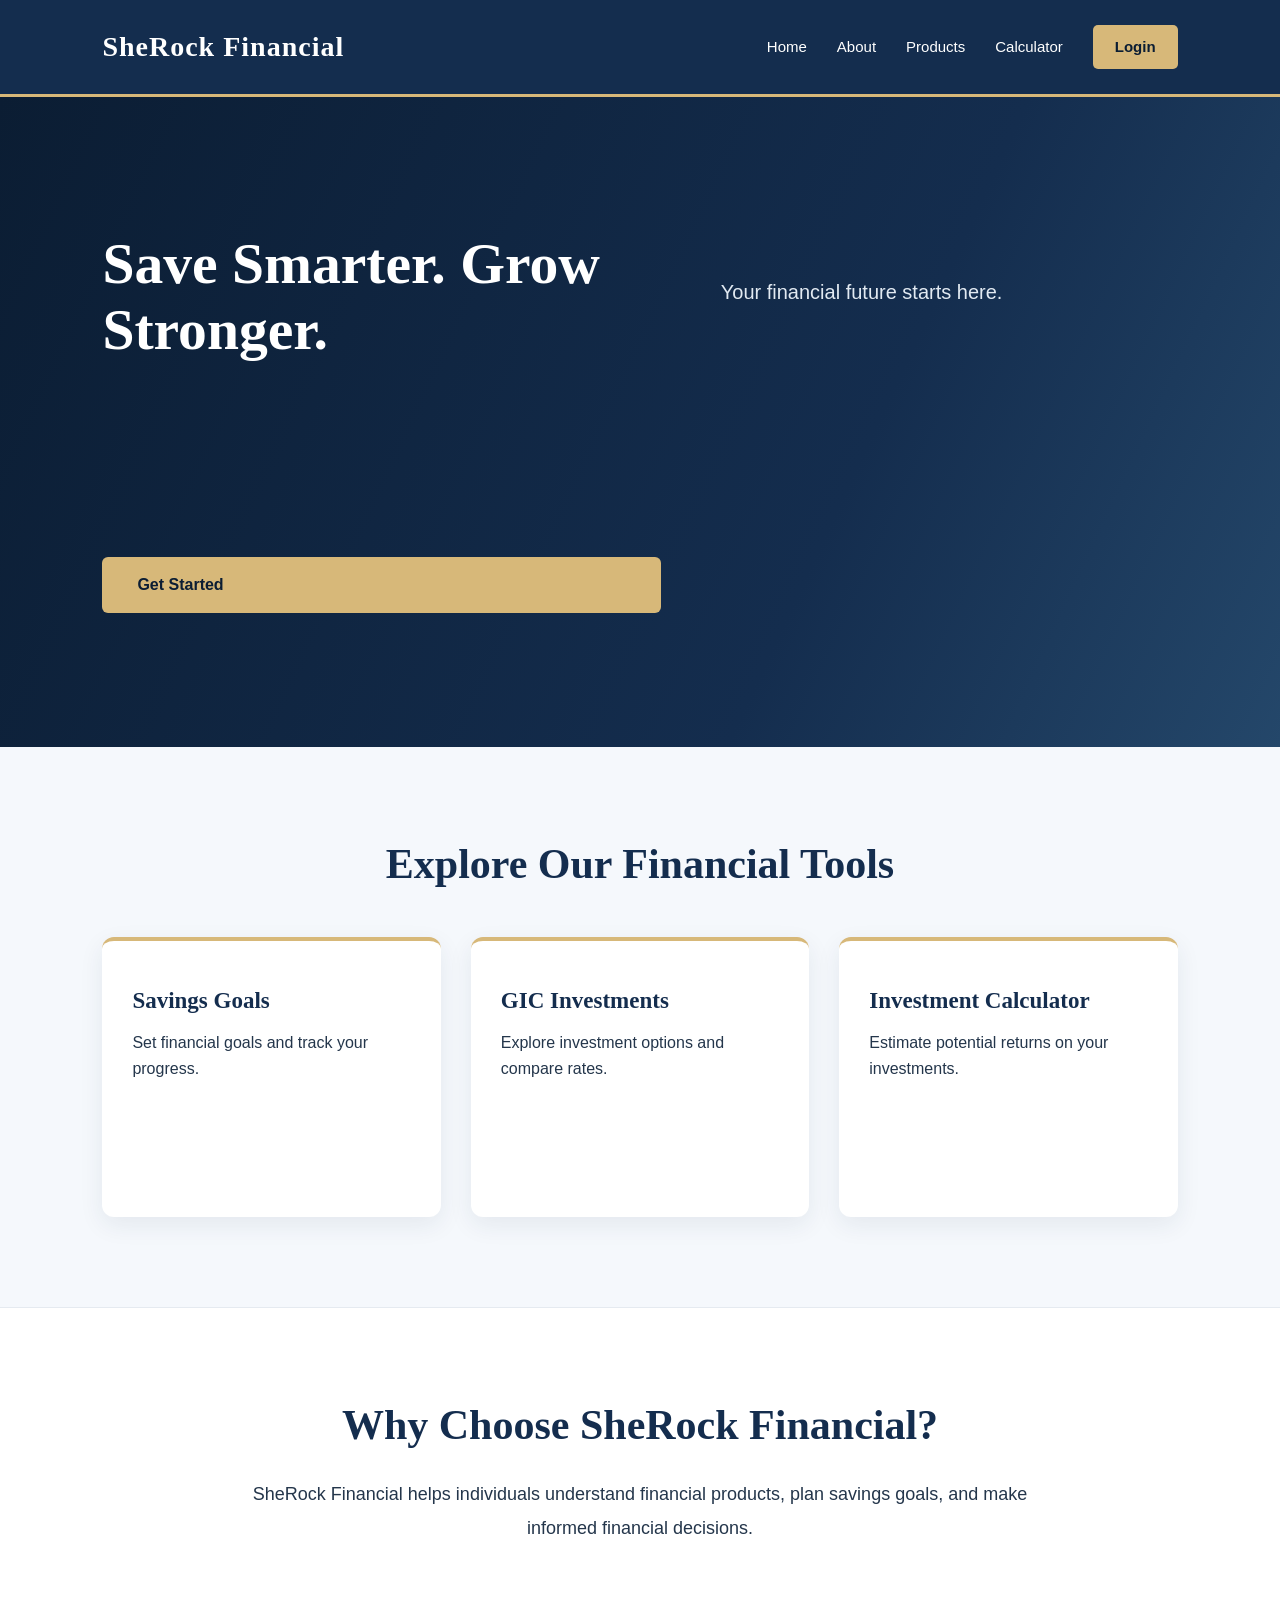
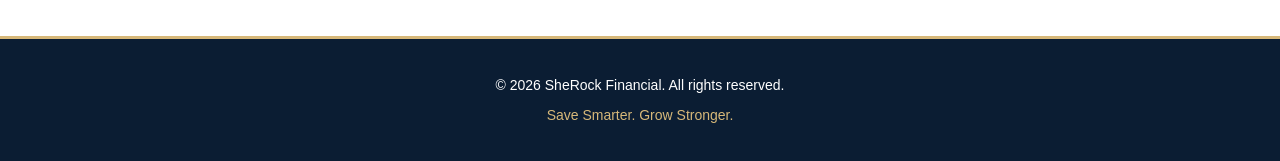
<file: SheRock_Financial/index.html>
<!DOCTYPE html>
<html lang="en">
<head>
    <meta charset="UTF-8">
    <meta name="viewport" content="width=device-width, initial-scale=1.0">
    <meta name="description" content="SheRock Financial helps you save smarter, grow stronger, and plan your financial future.">
    <title>SheRock Financial | Save Smarter. Grow Stronger.</title>
    <link rel="stylesheet" href="css/style.css">
</head>
<body>

    <!-- Header -->
    <header>
        <div class="logo">
            <h1>SheRock Financial</h1>
        </div>

        <nav>
            <a href="index.php">Home</a>
            <a href="about.php">About</a>
            <a href="products.php">Products</a>
            <a href="calculator.php">Calculator</a>
            <a href="login.php">Login</a>
        </nav>
    </header>

    <!-- Main Content -->
    <main>

        <!-- Hero Section -->
        <section class="hero">
            <h2>Save Smarter. Grow Stronger.</h2>
            <p>Your financial future starts here.</p>
            <a href="register.php" class="btn">Get Started</a>
        </section>

        <!-- Financial Services -->
        <section class="services">
            <h2>Explore Our Financial Tools</h2>

            <div class="service-container">
                <article class="service-card">
                    <h3>Savings Goals</h3>
                    <p>Set financial goals and track your progress.</p>
                </article>

                <article class="service-card">
                    <h3>GIC Investments</h3>
                    <p>Explore investment options and compare rates.</p>
                </article>

                <article class="service-card">
                    <h3>Investment Calculator</h3>
                    <p>Estimate potential returns on your investments.</p>
                </article>
            </div>
        </section>

        <!-- About Section -->
        <section class="about">
            <h2>Why Choose SheRock Financial?</h2>
            <p>
                SheRock Financial helps individuals understand
                financial products, plan savings goals, and make
                informed financial decisions.
            </p>
        </section>

    </main>

    <!-- Footer -->
    <footer>
        <p>&copy; 2026 SheRock Financial. All rights reserved.</p>
        <p>Save Smarter. Grow Stronger.</p>
    </footer>

</body>
</html>
</file>
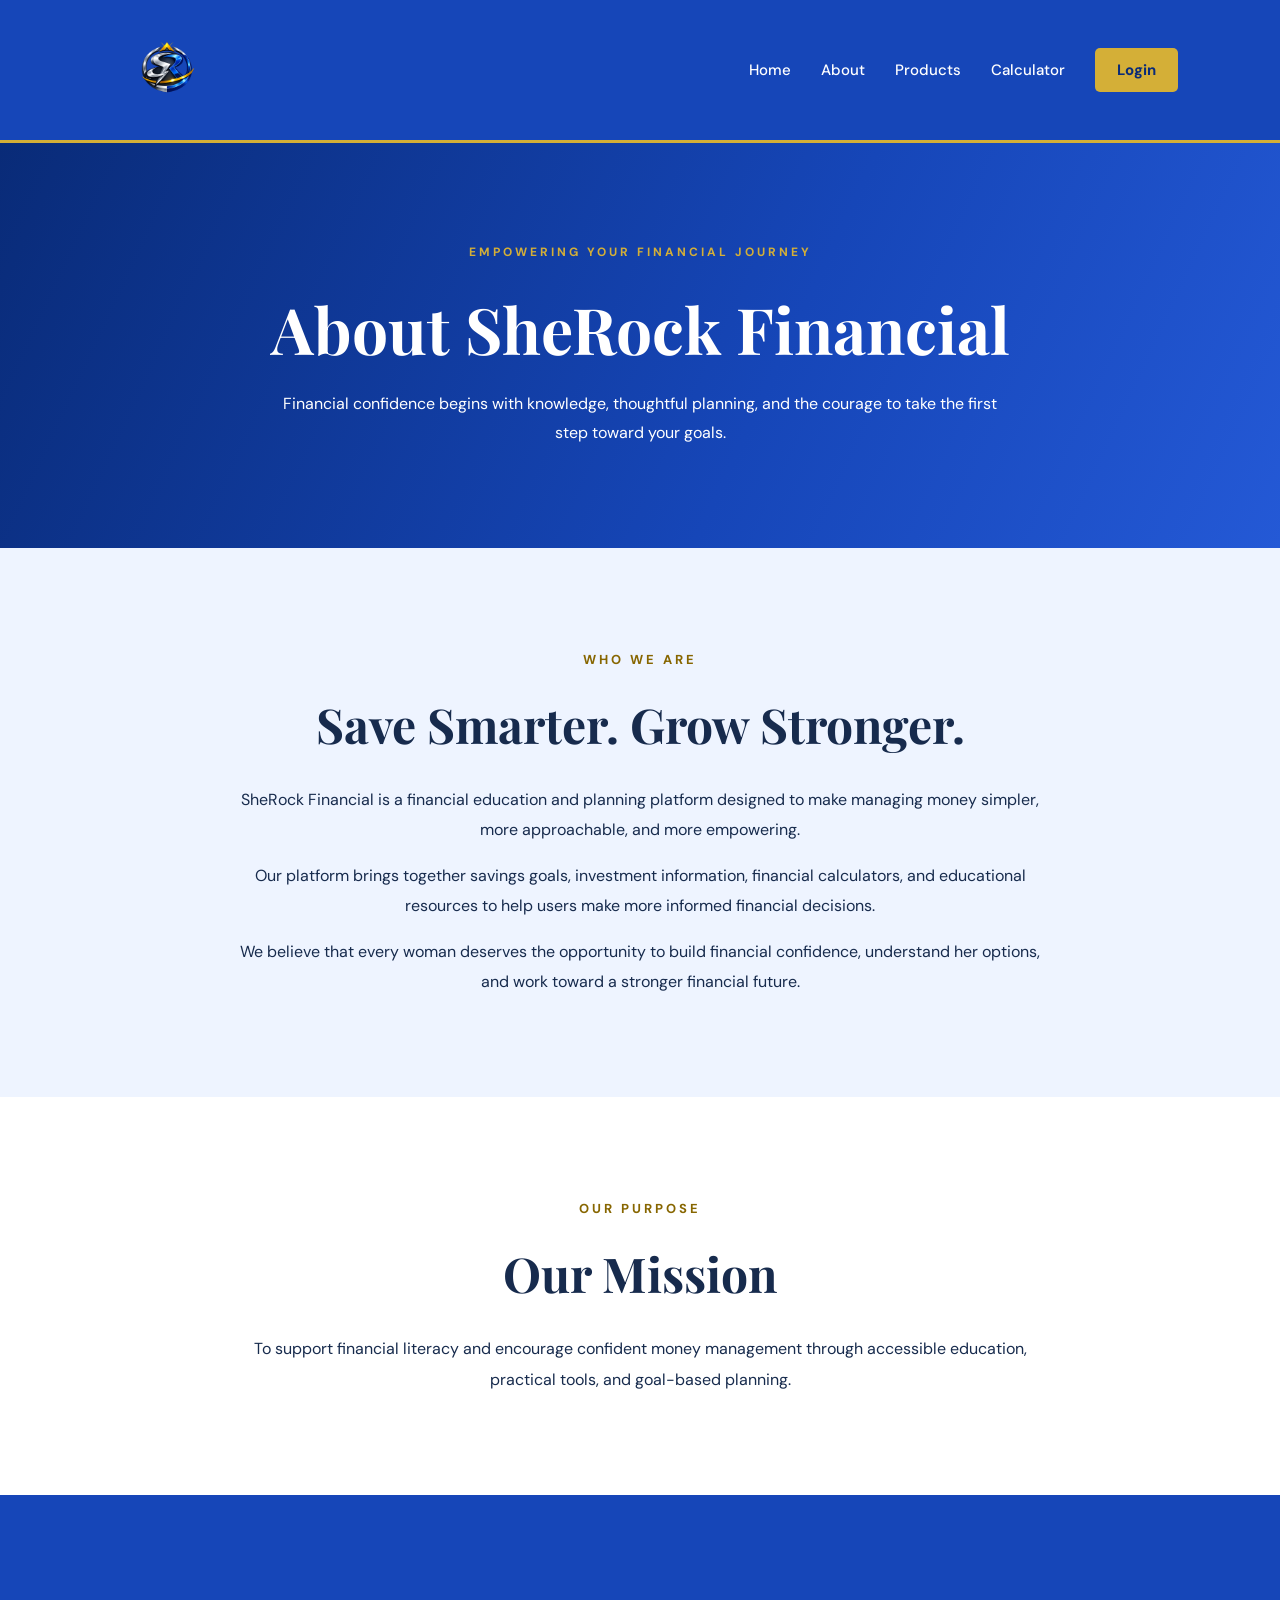
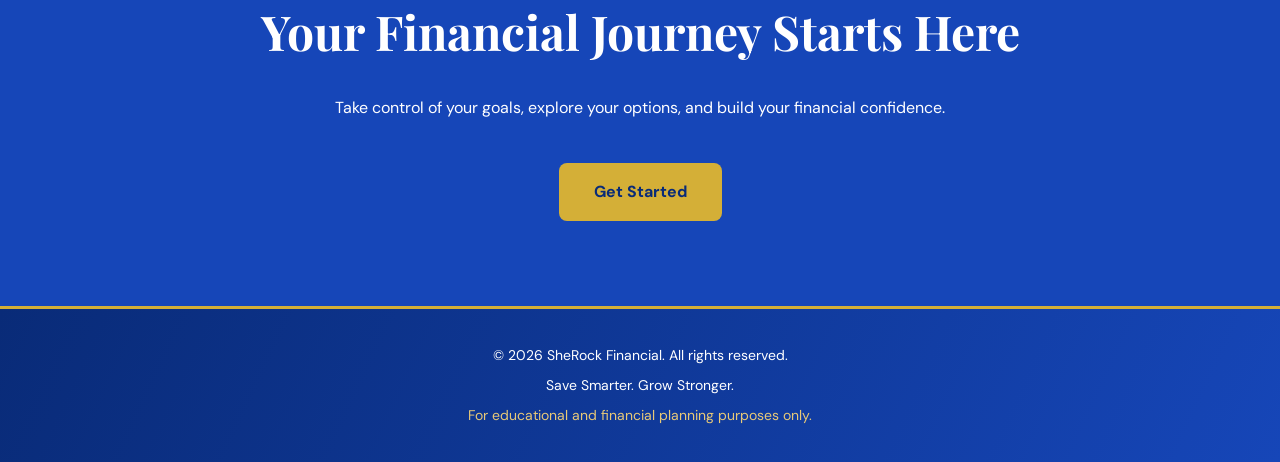
<file: about.html>
<!DOCTYPE html>
<html lang="en">
<head>
    <meta charset="UTF-8">
    <meta name="viewport" content="width=device-width, initial-scale=1.0">

    <meta name="description" content="Learn about SheRock Financial and our mission to make financial planning more approachable.">

    <title>About Us | SheRock Financial</title>

    <link rel="preconnect" href="https://fonts.googleapis.com">
    <link rel="preconnect" href="https://fonts.gstatic.com" crossorigin>
    <link href="https://fonts.googleapis.com/css2?family=DM+Sans:wght@400;500;600;700&family=Playfair+Display:wght@500;600;700&display=swap" rel="stylesheet">

    <link rel="stylesheet" href="css/style.css">
</head>

<body>

    <!-- ============================================
         HEADER
    ============================================ -->

    <header>

        <a href="index.php" class="logo dashboard-logo" aria-label="SheRock Financial Home">
            <img
                src="images/FinalLogo.png"
                alt="SheRock Financial Logo"
                class="sherock-logo-img"
            >
        </a>

        <nav aria-label="Main navigation">
            <a href="index.php">Home</a>
            <a href="about.html" aria-current="page">About</a>
            <a href="products.php">Products</a>
            <a href="calculator.php">Calculator</a>
            <a href="login.php">Login</a>
        </nav>

    </header>

    <main>

        <!-- ============================================
             ABOUT HERO
        ============================================ -->

        <section class="about-hero">

            <p class="hero-label">EMPOWERING YOUR FINANCIAL JOURNEY</p>

            <h1>About SheRock Financial</h1>

            <p>
                Financial confidence begins with knowledge,
                thoughtful planning, and the courage to take
                the first step toward your goals.
            </p>

        </section>

        <!-- ============================================
             OUR STORY
        ============================================ -->

        <section class="about-content">

            <p class="section-label">WHO WE ARE</p>

            <h2>Save Smarter. Grow Stronger.</h2>

            <p>
                SheRock Financial is a financial education and
                planning platform designed to make managing money
                simpler, more approachable, and more empowering.
            </p>

            <p>
                Our platform brings together savings goals,
                investment information, financial calculators,
                and educational resources to help users make
                more informed financial decisions.
            </p>

            <p>
                We believe that every woman deserves the
                opportunity to build financial confidence,
                understand her options, and work toward
                a stronger financial future.
            </p>

        </section>

        <!-- ============================================
             OUR MISSION
        ============================================ -->

        <section class="about-mission">

            <p class="section-label">OUR PURPOSE</p>

            <h2>Our Mission</h2>

            <p>
                To support financial literacy and encourage
                confident money management through accessible
                education, practical tools, and goal-based planning.
            </p>

        </section>

        <!-- ============================================
             CALL TO ACTION
        ============================================ -->

        <section class="about-cta">

            <h2>Your Financial Journey Starts Here</h2>

            <p>
                Take control of your goals, explore your options,
                and build your financial confidence.
            </p>

            <a href="register.php" class="about-cta-button">
                Get Started
            </a>

        </section>

    </main>

    <!-- ============================================
         FOOTER
    ============================================ -->

    <footer>
        <p>&copy; 2026 SheRock Financial. All rights reserved.</p>
        <p>Save Smarter. Grow Stronger.</p>
        <p>For educational and financial planning purposes only.</p>
    </footer>

</body>
</html>
</file>
<file: SheRock_Financial/css/style.css>
/* ========================================
   SheRock Financial
   Corporate Navy & Gold Theme
======================================== */

/* General Styles */

:root {
    --navy: #142D4E;
    --dark-navy: #0B1D33;
    --gold: #D7B879;
    --light-gold: #F2E4C7;
    --background: #F5F8FC;
    --white: #FFFFFF;
    --text: #24364B;
}

* {
    margin: 0;
    padding: 0;
    box-sizing: border-box;
}

html {
    scroll-behavior: smooth;
}

body {
    font-family: Arial, Helvetica, sans-serif;
    background-color: var(--background);
    color: var(--text);
    line-height: 1.6;
}

a {
    text-decoration: none;
}

h1, h2, h3 {
    line-height: 1.3;
}

/* ========================================
   Header
======================================== */

header {
    display: flex;
    justify-content: space-between;
    align-items: center;
    padding: 25px 8%;
    background-color: var(--navy);
    border-bottom: 3px solid var(--gold);
}

.logo h1 {
    color: var(--gold);
    font-size: 28px;
    font-weight: bold;
    letter-spacing: 1px;
}

nav {
    display: flex;
    align-items: center;
    gap: 30px;
}

nav a {
    color: var(--white);
    font-size: 15px;
    font-weight: 500;
    transition: color 0.3s ease;
}

nav a:hover,
nav a:focus-visible {
    color: var(--gold);
}

nav a:last-child {
    background-color: var(--gold);
    color: var(--dark-navy);
    padding: 10px 22px;
    border-radius: 5px;
    font-weight: bold;
}

nav a:last-child:hover {
    background-color: var(--light-gold);
}

/* ========================================
   Hero Section
======================================== */

.hero {
    min-height: 550px;
    display: flex;
    flex-direction: column;
    justify-content: center;
    align-items: center;
    text-align: center;
    padding: 100px 8%;
    background: linear-gradient(
        135deg,
        #0B1D33 0%,
        #142D4E 60%,
        #24476A 100%
    );
    color: var(--white);
}

.hero h2 {
    font-size: clamp(36px, 5vw, 64px);
    font-weight: bold;
    margin-bottom: 25px;
    max-width: 900px;
}

.hero p {
    font-size: 20px;
    color: #E2EAF2;
    margin-bottom: 35px;
}

.btn {
    display: inline-block;
    background-color: var(--gold);
    color: var(--dark-navy);
    padding: 15px 35px;
    border-radius: 6px;
    font-size: 16px;
    font-weight: bold;
    transition: background-color 0.3s ease,
                transform 0.3s ease;
}

.btn:hover {
    background-color: var(--light-gold);
    transform: translateY(-3px);
}

.btn:focus-visible,
nav a:focus-visible {
    outline: 3px solid var(--gold);
    outline-offset: 4px;
}

/* ========================================
   Financial Services
======================================== */

.services {
    padding: 90px 8%;
    text-align: center;
    background-color: var(--background);
}

.services h2 {
    font-size: 36px;
    color: var(--navy);
    margin-bottom: 45px;
}

.service-container {
    display: grid;
    grid-template-columns: repeat(3, 1fr);
    gap: 30px;
    max-width: 1200px;
    margin: 0 auto;
}

.service-card {
    background-color: var(--white);
    padding: 45px 30px;
    border-radius: 12px;
    border-top: 4px solid var(--gold);
    box-shadow: 0 8px 25px rgba(20, 45, 78, 0.08);
    transition: transform 0.3s ease,
                box-shadow 0.3s ease;
}

.service-card:hover {
    transform: translateY(-8px);
    box-shadow: 0 15px 35px rgba(20, 45, 78, 0.15);
}

.service-card h3 {
    color: var(--navy);
    font-size: 22px;
    margin-bottom: 15px;
}

.service-card p {
    font-size: 16px;
    color: var(--text);
}

/* ========================================
   About Section
======================================== */

.about {
    padding: 90px 12%;
    text-align: center;
    background-color: var(--white);
}

.about h2 {
    font-size: 36px;
    color: var(--navy);
    margin-bottom: 25px;
}

.about p {
    max-width: 750px;
    margin: 0 auto;
    font-size: 18px;
    line-height: 1.9;
}

/* ========================================
   Footer
======================================== */

footer {
    background-color: var(--dark-navy);
    color: var(--white);
    text-align: center;
    padding: 35px 20px;
    border-top: 3px solid var(--gold);
}

footer p {
    font-size: 14px;
    margin-bottom: 8px;
}

footer p:last-child {
    color: var(--gold);
    margin-bottom: 0;
}

/* ========================================
   Tablet Responsive Design
======================================== */

@media screen and (max-width: 900px) {

    header {
        flex-direction: column;
        gap: 25px;
        padding: 25px 5%;
    }

    nav {
        flex-wrap: wrap;
        justify-content: center;
        gap: 20px;
    }

    .hero {
        min-height: 450px;
    }

    .service-container {
        grid-template-columns: repeat(2, 1fr);
    }

    .services,
    .about {
        padding: 70px 6%;
    }
}

/* ========================================
   Mobile Responsive Design
======================================== */

@media screen and (max-width: 600px) {

    .logo h1 {
        font-size: 24px;
        text-align: center;
    }

    nav {
        gap: 12px 18px;
    }

    nav a {
        font-size: 14px;
    }

    .hero {
        min-height: 400px;
        padding: 75px 6%;
    }

    .hero h2 {
        font-size: 36px;
    }

    .hero p {
        font-size: 17px;
    }

    .services h2,
    .about h2 {
        font-size: 28px;
    }

    .service-container {
        grid-template-columns: 1fr;
    }

    .service-card {
        padding: 35px 25px;
    }

    .about p {
        font-size: 16px;
    }

    footer {
        padding: 30px 15px;
    }
}

@media (prefers-reduced-motion: reduce) {

    html {
        scroll-behavior: auto;
    }

    .btn,
    .service-card,
    nav a {
        transition: none;
    }
}


/* ========================================
   Luxury Canadian Banking Enhancements
======================================== */

/* Typography */

body {
    font-family: 'DM Sans', Arial, sans-serif;
}

h1, h2, h3 {
    font-family: 'Playfair Display', Georgia, serif;
}

.logo h1 {
    color: var(--white);
    font-size: 28px;
}

.logo span {
    color: var(--gold);
}

/* ========================================
   Hero Enhancements
======================================== */

.hero {
    align-items: flex-start;
    text-align: left;
    min-height: 600px;
    background: linear-gradient(
        115deg,
        #0B1D33 0%,
        #142D4E 60%,
        #285075 100%
    );
}

.hero-content {
    max-width: 800px;
}

.hero-label {
    color: var(--gold) !important;
    font-size: 13px !important;
    font-weight: 700;
    letter-spacing: 3px;
    margin-bottom: 25px !important;
}

.hero h2 {
    font-size: clamp(40px, 5vw, 68px);
    line-height: 1.2;
}

.hero h2 span {
    color: var(--gold);
}

.hero-content > p:not(.hero-label) {
    max-width: 600px;
}

.hero-buttons {
    display: flex;
    flex-wrap: wrap;
    gap: 15px;
}

.btn-outline {
    background-color: transparent;
    color: var(--white);
    border: 1px solid var(--gold);
}

.btn-outline:hover {
    background-color: var(--gold);
    color: var(--dark-navy);
}

/* ========================================
   Section Headings
======================================== */

.section-label {
    color: #94703A;
    font-size: 13px;
    font-weight: 700;
    letter-spacing: 3px;
    margin-bottom: 15px;
}

.services h2,
.about h2 {
    font-size: clamp(30px, 4vw, 42px);
}

/* ========================================
   Financial Service Cards
======================================== */

.service-card {
    text-align: left;
    min-height: 280px;
}

.service-icon {
    display: flex;
    align-items: center;
    justify-content: center;
    width: 55px;
    height: 55px;
    background-color: var(--navy);
    color: var(--gold);
    font-size: 20px;
    font-weight: bold;
    border-radius: 8px;
    margin-bottom: 25px;
}

.service-card h3 {
    font-size: 23px;
}

/* ========================================
   About Section Enhancements
======================================== */

.about {
    border-top: 1px solid #E5EAF0;
}

.about p:not(.section-label) {
    max-width: 800px;
}

/* ========================================
   Footer Enhancements
======================================== */

.disclaimer {
    max-width: 700px;
    margin: 20px auto 0;
    color: #C5D0DD;
    font-size: 12px;
}

/* ========================================
   Tablet Responsive Design
======================================== */

@media screen and (max-width: 900px) {

    .hero {
        min-height: 500px;
    }

    .service-card {
        min-height: auto;
    }
}

/* ========================================
   Mobile Responsive Design
======================================== */

@media screen and (max-width: 600px) {

    .hero {
        padding: 75px 6%;
        min-height: 480px;
    }

    .hero-label {
        font-size: 11px !important;
        letter-spacing: 2px;
    }

    .hero h2 {
        font-size: 38px;
    }

    .hero-buttons {
        flex-direction: column;
        align-items: stretch;
    }

    .hero-buttons .btn {
        text-align: center;
    }

    .service-card {
        text-align: center;
    }

    .service-icon {
        margin: 0 auto 25px;
    }
}

/* ========================================
   Luxury Financial Hero Section
======================================== */

.hero {
    display: grid;
    grid-template-columns: 1.1fr 0.9fr;
    align-items: center;
    gap: 60px;
    min-height: 650px;
    padding: 80px 8%;
    text-align: left;
    background: linear-gradient(
        115deg,
        #0B1D33 0%,
        #142D4E 65%,
        #24476A 100%
    );
}

.hero-content {
    max-width: 750px;
}

.hero-label {
    color: var(--gold) !important;
    font-size: 12px !important;
    font-weight: 700;
    letter-spacing: 3px;
    margin-bottom: 25px !important;
}

.hero h2 {
    font-size: clamp(42px, 4.5vw, 66px);
    line-height: 1.15;
    margin-bottom: 25px;
}

.hero h2 span {
    display: block;
    color: var(--gold);
}

.hero-content > p:not(.hero-label) {
    max-width: 560px;
    font-size: 18px;
    line-height: 1.8;
    color: #E1EAF3;
}

.hero-buttons {
    display: flex;
    flex-wrap: wrap;
    gap: 15px;
}

.hero-image {
    width: 100%;
    max-width: 520px;
    justify-self: end;
    border: 1px solid rgba(215, 184, 121, 0.5);
    border-radius: 14px;
    padding: 10px;
    background-color: rgba(255, 255, 255, 0.05);
    box-shadow: 0 20px 50px rgba(0, 0, 0, 0.25);
}

.hero-image img {
    display: block;
    width: 100%;
    height: 470px;
    object-fit: cover;
    border-radius: 8px;
}

/* ========================================
   Tablet Hero Design
======================================== */

@media screen and (max-width: 900px) {

    .hero {
        grid-template-columns: 1fr;
        gap: 40px;
        padding: 75px 6%;
    }

    .hero-content {
        max-width: 750px;
    }

    .hero-image {
        justify-self: center;
        max-width: 650px;
    }

    .hero-image img {
        height: 350px;
    }
}

/* ========================================
   Mobile Hero Design
======================================== */

@media screen and (max-width: 600px) {

    .hero {
        grid-template-columns: 1fr;
        gap: 35px;
        padding: 65px 6%;
    }

    .hero h2 {
        font-size: clamp(36px, 9vw, 48px);
    }

    .hero-label {
        font-size: 10px !important;
        letter-spacing: 2px;
    }

    .hero-content > p:not(.hero-label) {
        font-size: 16px;
    }

    .hero-image {
        padding: 6px;
    }

    .hero-image img {
        height: 280px;
    }

    .hero-buttons {
        flex-direction: column;
    }

    .hero-buttons .btn {
        text-align: center;
    }
}

/* ========================================
   Registration and Login
======================================== */

.auth-main {
    display: flex;
    justify-content: center;
    align-items: center;
    min-height: 700px;
    padding: 80px 6%;
    background: linear-gradient(
        135deg,
        #0B1D33 0%,
        #142D4E 60%,
        #24476A 100%
    );
}

.auth-card {
    width: 100%;
    max-width: 520px;
    padding: 45px;
    background-color: var(--white);
    border-top: 5px solid var(--gold);
    border-radius: 12px;
    box-shadow: 0 20px 50px rgba(0, 0, 0, 0.2);
}

.auth-card h2 {
    color: var(--navy);
    font-size: 36px;
    margin-bottom: 15px;
}

.auth-description {
    color: var(--text);
    margin-bottom: 30px;
}

.auth-form {
    display: flex;
    flex-direction: column;
    gap: 12px;
}

.auth-form label {
    color: var(--navy);
    font-size: 14px;
    font-weight: 700;
}

.auth-form input {
    width: 100%;
    padding: 14px;
    border: 1px solid #CBD5E1;
    border-radius: 6px;
    font: inherit;
    margin-bottom: 10px;
}

.auth-form input:focus-visible {
    outline: 2px solid var(--gold);
    outline-offset: 2px;
}

.auth-submit {
    width: 100%;
    margin-top: 15px;
    border: none;
    cursor: pointer;
    font-family: inherit;
}

.auth-link {
    margin-top: 25px;
    text-align: center;
}

.auth-link a {
    color: var(--navy);
    font-weight: 700;
    text-decoration: underline;
}

.auth-error {
    padding: 12px;
    margin-bottom: 20px;
    color: #8B1E1E;
    background-color: #FCE8E8;
    border-radius: 6px;
}

.auth-success {
    padding: 12px;
    margin-bottom: 20px;
    color: #17603A;
    background-color: #E3F5E9;
    border-radius: 6px;
}

/* ========================================
   Dashboard Welcome
======================================== */

.dashboard-welcome {
    padding: 100px 8%;
    background: linear-gradient(
        115deg,
        #0B1D33 0%,
        #142D4E 65%,
        #24476A 100%
    );
    color: var(--white);
}

.dashboard-welcome h2 {
    font-size: clamp(36px, 5vw, 58px);
    margin-bottom: 25px;
}

.dashboard-welcome > p:last-child {
    max-width: 650px;
    font-size: 18px;
    color: #E1EAF3;
}

/* ========================================
   Authentication Mobile Design
======================================== */

@media screen and (max-width: 600px) {

    .auth-main {
        padding: 50px 5%;
        min-height: 600px;
    }

    .auth-card {
        padding: 30px 22px;
    }

    .auth-card h2 {
        font-size: 30px;
    }

    .dashboard-welcome {
        padding: 75px 6%;
    }
}
</file>
<file: css/style.css>
/* ========================================
   SheRock Financial
   Royal Blue & Gold Theme
======================================== */

/* General Styles */

:root {
    --navy: #1646B8;
    --dark-navy: #092B78;
    --gold: #D4AF37;
    --light-gold: #E8C978;
    --background: #EEF4FF;
    --white: #FFFFFF;
    --text: #172B4D;
}

* {
    margin: 0;
    padding: 0;
    box-sizing: border-box;
}

html {
    scroll-behavior: smooth;
}

body {
    font-family: Arial, Helvetica, sans-serif;
    background-color: var(--background);
    color: var(--text);
    line-height: 1.6;
}

a {
    text-decoration: none;
}

h1, h2, h3 {
    line-height: 1.3;
}

/* ========================================
   Header
======================================== */

header {
    display: flex;
    justify-content: space-between;
    align-items: center;
    padding: 25px 8%;
    background-color: var(--navy);
    border-bottom: 3px solid var(--gold);
}

.logo h1 {
    color: var(--gold);
    font-size: 28px;
    font-weight: bold;
    letter-spacing: 1px;
}

nav {
    display: flex;
    align-items: center;
    gap: 30px;
}

nav a {
    color: var(--white);
    font-size: 15px;
    font-weight: 500;
    transition: color 0.3s ease;
}

nav a:hover,
nav a:focus-visible {
    color: var(--gold);
}

nav a:last-child {
    background-color: var(--gold);
    color: var(--dark-navy);
    padding: 10px 22px;
    border-radius: 5px;
    font-weight: bold;
}

nav a:last-child:hover {
    background-color: var(--light-gold);
}

/* ========================================
   Hero Section
======================================== */

.hero {
    min-height: 550px;
    display: flex;
    flex-direction: column;
    justify-content: center;
    align-items: center;
    text-align: center;
    padding: 100px 8%;
    background: linear-gradient(
        135deg,
        #092B78 0%,
        #1646B8 60%,
        #3568D4 100%
    );
    color: var(--white);
}

.hero h2 {
    font-size: clamp(36px, 5vw, 64px);
    font-weight: bold;
    margin-bottom: 25px;
    max-width: 900px;
}

.hero p {
    font-size: 20px;
    color: #E7EEFF;
    margin-bottom: 35px;
}

.btn {
    display: inline-block;
    background-color: var(--gold);
    color: var(--dark-navy);
    padding: 15px 35px;
    border-radius: 6px;
    font-size: 16px;
    font-weight: bold;
    transition: background-color 0.3s ease,
                transform 0.3s ease;
}

.btn:hover {
    background-color: var(--light-gold);
    transform: translateY(-3px);
}

.btn:focus-visible,
nav a:focus-visible {
    outline: 3px solid var(--gold);
    outline-offset: 4px;
}

/* ========================================
   Financial Services
======================================== */

.services {
    padding: 90px 8%;
    text-align: center;
    background-color: var(--background);
}

.services h2 {
    font-size: 36px;
    color: var(--navy);
    margin-bottom: 45px;
}

.service-container {
    display: grid;
    grid-template-columns: repeat(3, 1fr);
    gap: 30px;
    max-width: 1200px;
    margin: 0 auto;
}

.service-card {
    background-color: var(--white);
    padding: 45px 30px;
    border-radius: 12px;
    border-top: 4px solid var(--gold);
    box-shadow: 0 8px 25px rgba(20, 45, 78, 0.08);
    transition: transform 0.3s ease,
                box-shadow 0.3s ease;
}

.service-card:hover {
    transform: translateY(-8px);
    box-shadow: 0 15px 35px rgba(20, 45, 78, 0.15);
}

.service-card h3 {
    color: var(--navy);
    font-size: 22px;
    margin-bottom: 15px;
}

.service-card p {
    font-size: 16px;
    color: var(--text);
}

/* ========================================
   About Section
======================================== */

.about {
    padding: 90px 12%;
    text-align: center;
    background-color: var(--white);
}

.about h2 {
    font-size: 36px;
    color: var(--navy);
    margin-bottom: 25px;
}

.about p {
    max-width: 750px;
    margin: 0 auto;
    font-size: 18px;
    line-height: 1.9;
}

/* ========================================
   Footer
======================================== */

footer {
    background-color: var(--dark-navy);
    color: var(--white);
    text-align: center;
    padding: 35px 20px;
    border-top: 3px solid var(--gold);
}

footer p {
    font-size: 14px;
    margin-bottom: 8px;
}

footer p:last-child {
    color: var(--gold);
    margin-bottom: 0;
}

/* ========================================
   Tablet Responsive Design
======================================== */

@media screen and (max-width: 900px) {

    header {
        flex-direction: column;
        gap: 25px;
        padding: 25px 5%;
    }

    nav {
        flex-wrap: wrap;
        justify-content: center;
        gap: 20px;
    }

    .hero {
        min-height: 450px;
    }

    .service-container {
        grid-template-columns: repeat(2, 1fr);
    }

    .services,
    .about {
        padding: 70px 6%;
    }
}

/* ========================================
   Mobile Responsive Design
======================================== */

@media screen and (max-width: 600px) {

    .logo h1 {
        font-size: 24px;
        text-align: center;
    }

    nav {
        gap: 12px 18px;
    }

    nav a {
        font-size: 14px;
    }

    .hero {
        min-height: 400px;
        padding: 75px 6%;
    }

    .hero h2 {
        font-size: 36px;
    }

    .hero p {
        font-size: 17px;
    }

    .services h2,
    .about h2 {
        font-size: 28px;
    }

    .service-container {
        grid-template-columns: 1fr;
    }

    .service-card {
        padding: 35px 25px;
    }

    .about p {
        font-size: 16px;
    }

    footer {
        padding: 30px 15px;
    }
}

@media (prefers-reduced-motion: reduce) {

    html {
        scroll-behavior: auto;
    }

    .btn,
    .service-card,
    nav a {
        transition: none;
    }
}


/* ========================================
   Luxury Canadian Banking Enhancements
======================================== */

/* Typography */

body {
    font-family: 'DM Sans', Arial, sans-serif;
}

h1, h2, h3 {
    font-family: 'Playfair Display', Georgia, serif;
}

.logo h1 {
    color: var(--white);
    font-size: 28px;
}

.logo span {
    color: var(--gold);
}

/* ========================================
   Hero Enhancements
======================================== */

.hero {
    align-items: flex-start;
    text-align: left;
    min-height: 600px;
    background: linear-gradient(
        115deg,
        #092B78 0%,
        #1646B8 60%,
        #3568D4 100%
    );
}

.hero-content {
    max-width: 800px;
}

.hero-label {
    color: var(--gold) !important;
    font-size: 13px !important;
    font-weight: 700;
    letter-spacing: 3px;
    margin-bottom: 25px !important;
}

.hero h2 {
    font-size: clamp(40px, 5vw, 68px);
    line-height: 1.2;
}

.hero h2 span {
    color: var(--gold);
}

.hero-content > p:not(.hero-label) {
    max-width: 600px;
}

.hero-buttons {
    display: flex;
    flex-wrap: wrap;
    gap: 15px;
}

.btn-outline {
    background-color: transparent;
    color: var(--white);
    border: 1px solid var(--gold);
}

.btn-outline:hover {
    background-color: var(--gold);
    color: var(--dark-navy);
}

/* ========================================
   Section Headings
======================================== */

.section-label {
    color: #876600;
    font-size: 13px;
    font-weight: 700;
    letter-spacing: 3px;
    margin-bottom: 15px;
}

.services h2,
.about h2 {
    font-size: clamp(30px, 4vw, 42px);
}

/* ========================================
   Financial Service Cards
======================================== */

.service-card {
    text-align: left;
    min-height: 280px;
}

.service-icon {
    display: flex;
    align-items: center;
    justify-content: center;
    width: 55px;
    height: 55px;
    background-color: var(--navy);
    color: var(--gold);
    font-size: 20px;
    font-weight: bold;
    border-radius: 8px;
    margin-bottom: 25px;
}

.service-card h3 {
    font-size: 23px;
}

/* ========================================
   About Section Enhancements
======================================== */

.about {
    border-top: 1px solid #DCE7FC;
}

.about p:not(.section-label) {
    max-width: 800px;
}

/* ========================================
   Footer Enhancements
======================================== */

.disclaimer {
    max-width: 700px;
    margin: 20px auto 0;
    color: #C7D8FA;
    font-size: 12px;
}

/* ========================================
   Tablet Responsive Design
======================================== */

@media screen and (max-width: 900px) {

    .hero {
        min-height: 500px;
    }

    .service-card {
        min-height: auto;
    }
}

/* ========================================
   Mobile Responsive Design
======================================== */

@media screen and (max-width: 600px) {

    .hero {
        padding: 75px 6%;
        min-height: 480px;
    }

    .hero-label {
        font-size: 11px !important;
        letter-spacing: 2px;
    }

    .hero h2 {
        font-size: 38px;
    }

    .hero-buttons {
        flex-direction: column;
        align-items: stretch;
    }

    .hero-buttons .btn {
        text-align: center;
    }

    .service-card {
        text-align: center;
    }

    .service-icon {
        margin: 0 auto 25px;
    }
}

/* ========================================
   Luxury Financial Hero Section
======================================== */

.hero {
    display: grid;
    grid-template-columns: 1.1fr 0.9fr;
    align-items: center;
    gap: 60px;
    min-height: 650px;
    padding: 80px 8%;
    text-align: left;
    background: linear-gradient(
        115deg,
        #092B78 0%,
        #1646B8 65%,
        #3568D4 100%
    );
}

.hero-content {
    max-width: 750px;
}

.hero-label {
    color: var(--gold) !important;
    font-size: 12px !important;
    font-weight: 700;
    letter-spacing: 3px;
    margin-bottom: 25px !important;
}

.hero h2 {
    font-size: clamp(42px, 4.5vw, 66px);
    line-height: 1.15;
    margin-bottom: 25px;
}

.hero h2 span {
    display: block;
    color: var(--gold);
}

.hero-content > p:not(.hero-label) {
    max-width: 560px;
    font-size: 18px;
    line-height: 1.8;
    color: #E7EEFF;
}

.hero-buttons {
    display: flex;
    flex-wrap: wrap;
    gap: 15px;
}

.hero-image {
    width: 100%;
    max-width: 520px;
    justify-self: end;
    border: 1px solid rgba(215, 184, 121, 0.5);
    border-radius: 14px;
    padding: 10px;
    background-color: rgba(255, 255, 255, 0.05);
    box-shadow: 0 20px 50px rgba(0, 0, 0, 0.25);
}

.hero-image img {
    display: block;
    width: 100%;
    height: 470px;
    object-fit: cover;
    border-radius: 8px;
}

/* ========================================
   Tablet Hero Design
======================================== */

@media screen and (max-width: 900px) {

    .hero {
        grid-template-columns: 1fr;
        gap: 40px;
        padding: 75px 6%;
    }

    .hero-content {
        max-width: 750px;
    }

    .hero-image {
        justify-self: center;
        max-width: 650px;
    }

    .hero-image img {
        height: 350px;
    }
}

/* ========================================
   Mobile Hero Design
======================================== */

@media screen and (max-width: 600px) {

    .hero {
        grid-template-columns: 1fr;
        gap: 35px;
        padding: 65px 6%;
    }

    .hero h2 {
        font-size: clamp(36px, 9vw, 48px);
    }

    .hero-label {
        font-size: 10px !important;
        letter-spacing: 2px;
    }

    .hero-content > p:not(.hero-label) {
        font-size: 16px;
    }

    .hero-image {
        padding: 6px;
    }

    .hero-image img {
        height: 280px;
    }

    .hero-buttons {
        flex-direction: column;
    }

    .hero-buttons .btn {
        text-align: center;
    }
}

/* ========================================
   Registration and Login
======================================== */

.auth-main {
    display: flex;
    justify-content: center;
    align-items: center;
    min-height: 700px;
    padding: 80px 6%;
    background: linear-gradient(
        135deg,
        #092B78 0%,
        #1646B8 60%,
        #3568D4 100%
    );
}

.auth-card {
    width: 100%;
    max-width: 520px;
    padding: 45px;
    background-color: var(--white);
    border-top: 5px solid var(--gold);
    border-radius: 12px;
    box-shadow: 0 20px 50px rgba(0, 0, 0, 0.2);
}

.auth-card h2 {
    color: var(--navy);
    font-size: 36px;
    margin-bottom: 15px;
}

.auth-description {
    color: var(--text);
    margin-bottom: 30px;
}

.auth-form {
    display: flex;
    flex-direction: column;
    gap: 12px;
}

.auth-form label {
    color: var(--navy);
    font-size: 14px;
    font-weight: 700;
}

.auth-form input {
    width: 100%;
    padding: 14px;
    border: 1px solid #C5D4F3;
    border-radius: 6px;
    font: inherit;
    margin-bottom: 10px;
}

.auth-form input:focus-visible {
    outline: 2px solid var(--gold);
    outline-offset: 2px;
}

.auth-submit {
    width: 100%;
    margin-top: 15px;
    border: none;
    cursor: pointer;
    font-family: inherit;
}

.auth-link {
    margin-top: 25px;
    text-align: center;
}

.auth-link a {
    color: var(--navy);
    font-weight: 700;
    text-decoration: underline;
}

.auth-error {
    padding: 12px;
    margin-bottom: 20px;
    color: #8B1E1E;
    background-color: #FCE8E8;
    border-radius: 6px;
}

.auth-success {
    padding: 12px;
    margin-bottom: 20px;
    color: #17603A;
    background-color: #E3F5E9;
    border-radius: 6px;
}

/* ========================================
   Dashboard Welcome
======================================== */

.dashboard-welcome {
    padding: 100px 8%;
    background: linear-gradient(
        115deg,
        #092B78 0%,
        #1646B8 65%,
        #3568D4 100%
    );
    color: var(--white);
}

.dashboard-welcome h2 {
    font-size: clamp(36px, 5vw, 58px);
    margin-bottom: 25px;
}

.dashboard-welcome > p:last-child {
    max-width: 650px;
    font-size: 18px;
    color: #E7EEFF;
}

/* ========================================
   Authentication Mobile Design
======================================== */

@media screen and (max-width: 600px) {

    .auth-main {
        padding: 50px 5%;
        min-height: 600px;
    }

    .auth-card {
        padding: 30px 22px;
    }

    .auth-card h2 {
        font-size: 30px;
    }

    .dashboard-welcome {
        padding: 75px 6%;
    }
}

/* ========================================
   Savings Goals Hero Section
======================================== */

.savings-hero {
    padding: 90px 8%;
    background: linear-gradient(
        115deg,
        #092B78 0%,
        #1646B8 65%,
        #3568D4 100%
    );
    color: #FFFFFF;
}

.savings-hero .section-label {
    color: #D4AF37;
    margin-bottom: 20px;
}

.savings-hero h2 {
    font-family: "Playfair Display", serif;
    font-size: clamp(38px, 5vw, 60px);
    color: #FFFFFF;
    margin-bottom: 20px;
}

.savings-hero > p:last-child {
    max-width: 650px;
    font-size: 18px;
    line-height: 1.8;
    color: #E7EEFF;
}

/* ========================================
   Savings Goals Sections
======================================== */

.savings-section {
    padding: 75px 8%;
    background-color: #EEF4FF;
}

.savings-container {
    width: 100%;
    max-width: 1200px;
    margin: 0 auto;
}

.savings-container > .section-label {
    text-align: center;
    margin-bottom: 15px;
}

.savings-container > h2 {
    font-family: "Playfair Display", serif;
    font-size: clamp(30px, 4vw, 44px);
    color: #1646B8;
    text-align: center;
    margin-bottom: 45px;
}

/* ========================================
   Savings Summary Cards
======================================== */

.savings-summary {
    display: grid;
    grid-template-columns: repeat(4, 1fr);
    gap: 25px;
    margin-bottom: 35px;
}

.savings-summary-card {
    padding: 35px 25px;
    background-color: #FFFFFF;
    border-top: 4px solid #D4AF37;
    border-radius: 12px;
    box-shadow: 0 10px 30px rgba(11, 29, 51, 0.08);
    text-align: center;
}

.savings-summary-card h3 {
    font-family: "DM Sans", sans-serif;
    font-size: 15px;
    font-weight: 600;
    color: #4E6287;
    margin-bottom: 15px;
}

.savings-summary-card p {
    font-family: "Playfair Display", serif;
    font-size: clamp(25px, 3vw, 34px);
    font-weight: 700;
    color: #1646B8;
    overflow-wrap: anywhere;
}

/* ========================================
   Overall Savings Progress
======================================== */

.savings-overall {
    padding: 35px;
    background-color: #FFFFFF;
    border-radius: 12px;
    box-shadow: 0 10px 30px rgba(11, 29, 51, 0.06);
}

.savings-overall h3 {
    font-family: "Playfair Display", serif;
    font-size: 24px;
    color: #1646B8;
    margin-bottom: 20px;
}

.savings-overall p {
    margin-top: 15px;
    color: #4E6287;
    font-size: 15px;
}

.savings-progress {
    width: 100%;
    height: 14px;
    overflow: hidden;
    background-color: #DCE7FC;
    border-radius: 30px;
}

.savings-progress-fill {
    height: 100%;
    background: linear-gradient(
        90deg,
        #D4AF37,
        #B48C19
    );
    border-radius: 30px;
    transition: width 0.3s ease;
}

/* ========================================
   Savings Goal Form
======================================== */

.savings-form-section {
    background-color: #E7EFFF;
}

.savings-form-card {
    max-width: 700px;
    margin: 0 auto;
    padding: 45px;
    background-color: #FFFFFF;
    border-top: 5px solid #D4AF37;
    border-radius: 14px;
    box-shadow: 0 15px 40px rgba(11, 29, 51, 0.08);
}

.savings-form-card .auth-form {
    display: flex;
    flex-direction: column;
    gap: 15px;
}

.savings-form-card label,
.savings-contribution-form label {
    font-size: 14px;
    font-weight: 700;
    color: #1646B8;
}

.savings-form-card input,
.savings-contribution-form input {
    width: 100%;
    min-width: 0;
    padding: 16px;
    border: 1px solid #C5D4F3;
    border-radius: 7px;
    background-color: #FFFFFF;
    color: #1646B8;
    font-family: "DM Sans", sans-serif;
    font-size: 16px;
}

.savings-form-card input:focus,
.savings-contribution-form input:focus {
    outline: 2px solid #D4AF37;
    outline-offset: 2px;
}

.savings-form-card .auth-submit {
    width: 100%;
    margin-top: 15px;
    cursor: pointer;
}

.savings-cancel {
    display: block;
    text-align: center;
    color: #1646B8;
    font-weight: 600;
    margin-top: 10px;
}

/* ========================================
   Savings Goals Grid
======================================== */

.savings-grid {
    display: grid;
    grid-template-columns: repeat(3, minmax(0, 1fr));
    gap: 25px;
}

.savings-goal-card {
    min-width: 0;
    padding: 30px;
    background-color: #FFFFFF;
    border-top: 4px solid #D4AF37;
    border-radius: 12px;
    box-shadow: 0 10px 30px rgba(11, 29, 51, 0.08);
}

.savings-goal-card h3 {
    font-family: "Playfair Display", serif;
    font-size: 25px;
    color: #1646B8;
    margin: 15px 0 25px;
    overflow-wrap: anywhere;
}

.savings-goal-card > p {
    margin-bottom: 15px;
    color: #4E6287;
    line-height: 1.6;
}

.savings-goal-card strong {
    color: #1646B8;
}

.savings-goal-card .savings-progress {
    margin: 20px 0 10px;
}

.savings-percentage {
    font-weight: 700;
    color: #B48C19 !important;
}

/* ========================================
   Savings Contributions
======================================== */

.savings-contribution-form {
    display: flex;
    flex-direction: column;
    gap: 12px;
    margin-top: 25px;
    padding-top: 25px;
    border-top: 1px solid #DCE7FC;
}

.savings-contribution-form .btn {
    width: 100%;
    cursor: pointer;
}

/* ========================================
   Savings Goal Actions
======================================== */

.savings-actions {
    display: flex;
    align-items: stretch;
    gap: 12px;
    margin-top: 20px;
}

.savings-actions > a,
.savings-actions > form {
    flex: 1;
    min-width: 0;
}

.savings-actions .btn {
    display: flex;
    align-items: center;
    justify-content: center;
    width: 100%;
    height: 100%;
    text-align: center;
}

.savings-delete {
    width: 100%;
    height: 100%;
    padding: 14px 18px;
    background-color: #FCEAEA;
    color: #A83232;
    border: 1px solid #E8B7B7;
    border-radius: 7px;
    font-family: "DM Sans", sans-serif;
    font-size: 14px;
    font-weight: 700;
    cursor: pointer;
}

.savings-delete:hover {
    background-color: #A83232;
    color: #FFFFFF;
}

/* ========================================
   Empty Savings Goals
======================================== */

.savings-empty {
    max-width: 650px;
    margin: 0 auto;
    padding: 60px 35px;
    background-color: #FFFFFF;
    border-radius: 12px;
    text-align: center;
    box-shadow: 0 10px 30px rgba(11, 29, 51, 0.06);
}

.savings-empty h3 {
    font-family: "Playfair Display", serif;
    font-size: 28px;
    color: #1646B8;
    margin-bottom: 15px;
}

.savings-empty p {
    color: #4E6287;
    line-height: 1.8;
}

/* ========================================
   Savings Notifications
======================================== */

.savings-container > .auth-success,
.savings-container > .auth-error {
    max-width: 700px;
    margin: 0 auto 25px;
    padding: 15px 20px;
    border-radius: 7px;
}

/* ========================================
   Tablet Savings Design
======================================== */

@media screen and (max-width: 900px) {

    .savings-hero {
        padding: 75px 6%;
    }

    .savings-section {
        padding: 60px 6%;
    }

    .savings-summary {
        grid-template-columns: repeat(2, minmax(0, 1fr));
    }

    .savings-grid {
        grid-template-columns: repeat(2, minmax(0, 1fr));
    }

}

/* ========================================
   Mobile Savings Design
======================================== */

@media screen and (max-width: 600px) {

    .savings-hero {
        padding: 60px 6%;
    }

    .savings-hero > p:last-child {
        font-size: 16px;
    }

    .savings-section {
        padding: 50px 5%;
    }

    .savings-summary {
        grid-template-columns: 1fr;
        gap: 15px;
    }

    .savings-grid {
        grid-template-columns: 1fr;
    }

    .savings-form-card {
        padding: 25px 20px;
    }

    .savings-overall {
        padding: 25px 20px;
    }

    .savings-goal-card {
        padding: 25px 20px;
    }

    .savings-actions {
        flex-direction: column;
    }

}
/* ========================================
   Savings Hero Heading Fix
======================================== */

.savings-hero h2 {
    color: #FFFFFF;
}

.savings-hero .section-label {
    color: #D4AF37;
}

.savings-hero p:not(.section-label) {
    color: #E7EEFF;
}
/* ========================================
   Savings Goal Action Buttons
======================================== */

.savings-actions .btn-outline {
    color: #1646B8;
    background-color: #FFFFFF;
    border: 1px solid #D4AF37;
}

.savings-actions .btn-outline:hover {
    color: #FFFFFF;
    background-color: #1646B8;
    border-color: #1646B8;
}

/* ========================================
   Investment Products Hero
======================================== */

.products-hero {
    background: linear-gradient(115deg, #092B78, #1646B8, #3568D4);
    padding: 100px 8%;
    text-align: center;
    color: #FFFFFF;
}

.products-hero .section-label {
    color: #D4AF37;
}

.products-hero h2 {
    font-family: "Playfair Display", serif;
    font-size: clamp(36px, 4vw, 54px);
    color: #FFFFFF;
    margin: 25px 0;
}

.products-hero > p:last-child {
    max-width: 750px;
    margin: 0 auto;
    line-height: 1.8;
    color: #E7EEFF;
}

/* ========================================
   Investment Products Section
======================================== */

.products-section {
    background: #EEF4FF;
    padding: 85px 8%;
}

.products-container {
    max-width: 1250px;
    margin: 0 auto;
}

.products-container > .section-label,
.products-container > h2,
.products-intro {
    text-align: center;
}

.products-container > h2,
.products-comparison h2 {
    font-family: "Playfair Display", serif;
    font-size: clamp(32px, 4vw, 46px);
    color: #1646B8;
    margin: 20px 0;
}

.products-intro {
    max-width: 750px;
    margin: 0 auto 45px;
    color: #4E6287;
    line-height: 1.8;
}

/* ========================================
   Product Filters
======================================== */

.products-filters {
    display: flex;
    flex-wrap: wrap;
    align-items: center;
    gap: 15px;
    margin-bottom: 35px;
}

.products-filters label {
    color: #1646B8;
    font-weight: 700;
}

.products-filters select {
    padding: 14px 18px;
    border: 1px solid #C5D4F3;
    border-radius: 8px;
    background: #FFFFFF;
    color: #1646B8;
    font-family: "DM Sans", sans-serif;
}

/* ========================================
   Investment Product Cards
======================================== */

.products-grid {
    display: grid;
    grid-template-columns: repeat(3, minmax(0, 1fr));
    gap: 25px;
}

.product-card {
    background: #FFFFFF;
    border-top: 4px solid #D4AF37;
    border-radius: 12px;
    padding: 32px;
    box-shadow: 0 15px 35px rgba(20, 45, 78, 0.08);
}

.product-card[hidden],
.products-empty[hidden] {
    display: none;
}

.product-card h3 {
    font-family: "Playfair Display", serif;
    font-size: 25px;
    color: #1646B8;
    margin: 20px 0;
}

.product-rate {
    padding: 20px;
    background: #EEF4FF;
    border-radius: 10px;
    margin-bottom: 22px;
}

.product-rate strong {
    display: block;
    font-family: "Playfair Display", serif;
    font-size: 38px;
    color: #1646B8;
}

.product-rate span {
    font-size: 13px;
    color: #4E6287;
}

.product-description {
    color: #4E6287;
    line-height: 1.8;
    margin-bottom: 25px;
}

.product-details p {
    display: flex;
    justify-content: space-between;
    gap: 15px;
    padding: 14px 0;
    border-bottom: 1px solid #DCE7FC;
}

.product-details span {
    color: #4E6287;
}

.product-details strong {
    color: #1646B8;
    text-align: right;
}

.product-compare {
    display: flex;
    align-items: center;
    gap: 10px;
    margin-top: 25px;
    font-weight: 700;
    color: #1646B8;
    cursor: pointer;
}

.product-compare input {
    width: 18px;
    height: 18px;
    accent-color: #1646B8;
}

.products-empty {
    padding: 35px;
    background: #FFFFFF;
    border-radius: 10px;
    text-align: center;
    color: #4E6287;
}

/* ========================================
   Product Comparison Table
======================================== */

.products-comparison {
    margin-top: 75px;
    padding: 35px;
    background: #FFFFFF;
    border-top: 4px solid #D4AF37;
    border-radius: 12px;
}

.products-comparison > p {
    margin-bottom: 25px;
    color: #4E6287;
}

.products-table-wrapper {
    overflow-x: auto;
}

.products-comparison table {
    width: 100%;
    border-collapse: collapse;
    min-width: 600px;
}

.products-comparison th,
.products-comparison td {
    padding: 17px;
    text-align: left;
    border-bottom: 1px solid #DCE7FC;
}

.products-comparison th {
    background: #1646B8;
    color: #FFFFFF;
}

/* ========================================
   Responsive Investment Products
======================================== */

@media screen and (max-width: 1000px) {

    .products-grid {
        grid-template-columns: repeat(2, minmax(0, 1fr));
    }

}

@media screen and (max-width: 650px) {

    .products-hero {
        padding: 75px 6%;
    }

    .products-section {
        padding: 65px 6%;
    }

    .products-grid {
        grid-template-columns: 1fr;
    }

    .products-filters {
        flex-direction: column;
        align-items: stretch;
    }

    .product-card {
        padding: 25px;
    }

    .products-comparison {
        padding: 20px;
    }

}

/* ========================================
   Investment Calculator Hero
======================================== */

.calculator-hero {
    background: linear-gradient(115deg, #092B78, #1646B8, #3568D4);
    padding: 100px 8%;
    text-align: center;
    color: #FFFFFF;
}

.calculator-hero .section-label {
    color: #D4AF37;
}

.calculator-hero h2 {
    font-family: "Playfair Display", serif;
    font-size: clamp(36px, 4vw, 54px);
    color: #FFFFFF;
    margin: 25px 0;
}

.calculator-hero > p:last-child {
    max-width: 750px;
    margin: 0 auto;
    line-height: 1.8;
    color: #E7EEFF;
}

/* ========================================
   Investment Calculator Section
======================================== */

.calculator-section {
    background: #EEF4FF;
    padding: 85px 8%;
}

.calculator-container {
    max-width: 1250px;
    margin: 0 auto;
}

.calculator-container > .section-label,
.calculator-container > h2,
.calculator-intro {
    text-align: center;
}

.calculator-container > h2 {
    font-family: "Playfair Display", serif;
    font-size: clamp(32px, 4vw, 46px);
    color: #1646B8;
    margin: 20px 0;
}

.calculator-intro {
    max-width: 750px;
    margin: 0 auto 45px;
    color: #4E6287;
    line-height: 1.8;
}

/* ========================================
   Calculator Layout
======================================== */

.calculator-layout {
    display: grid;
    grid-template-columns: repeat(2, minmax(0, 1fr));
    gap: 30px;
    align-items: start;
}

.calculator-card,
.calculator-results {
    min-width: 0;
    background: #FFFFFF;
    border-top: 4px solid #D4AF37;
    border-radius: 12px;
    padding: 35px;
    box-shadow: 0 15px 35px rgba(20, 45, 78, 0.08);
}

.calculator-card h3,
.calculator-results h3 {
    font-family: "Playfair Display", serif;
    font-size: 28px;
    color: #1646B8;
    margin-bottom: 30px;
}

/* ========================================
   Calculator Form
======================================== */

.calculator-field {
    margin-bottom: 22px;
}

.calculator-field label {
    display: block;
    font-size: 14px;
    font-weight: 700;
    color: #1646B8;
    margin-bottom: 10px;
}

.calculator-field input,
.calculator-field select {
    width: 100%;
    padding: 15px;
    border: 1px solid #C5D4F3;
    border-radius: 8px;
    background: #FFFFFF;
    color: #1646B8;
    font-family: "DM Sans", sans-serif;
    font-size: 16px;
}

.calculator-field input:focus-visible,
.calculator-field select:focus-visible {
    outline: 2px solid #D4AF37;
    outline-offset: 2px;
}

.calculator-submit {
    width: 100%;
    border: none;
    cursor: pointer;
    margin-top: 10px;
}

/* ========================================
   Calculator Results
======================================== */

.calculator-results .section-label {
    margin-bottom: 15px;
}

.calculator-result-main {
    padding: 28px;
    margin-bottom: 25px;
    background: #EEF4FF;
    border-radius: 10px;
}

.calculator-result-main span {
    display: block;
    color: #4E6287;
    font-size: 14px;
    margin-bottom: 12px;
}

.calculator-result-main strong {
    display: block;
    font-family: "Playfair Display", serif;
    font-size: clamp(32px, 4vw, 44px);
    color: #1646B8;
    overflow-wrap: anywhere;
}

.calculator-result-row {
    display: flex;
    justify-content: space-between;
    gap: 15px;
    padding: 17px 0;
    border-bottom: 1px solid #DCE7FC;
}

.calculator-result-row span {
    color: #4E6287;
}

.calculator-result-row strong {
    color: #1646B8;
    text-align: right;
}

.calculator-note {
    margin-top: 30px;
    padding: 18px;
    background: #EEF4FF;
    border-left: 3px solid #D4AF37;
    border-radius: 5px;
    color: #4E6287;
    font-size: 13px;
    line-height: 1.8;
}

/* ========================================
   Responsive Investment Calculator
======================================== */

@media screen and (max-width: 900px) {

    .calculator-layout {
        grid-template-columns: 1fr;
    }

}

@media screen and (max-width: 650px) {

    .calculator-hero {
        padding: 75px 6%;
    }

    .calculator-section {
        padding: 65px 6%;
    }

    .calculator-card,
    .calculator-results {
        padding: 25px;
    }

    .calculator-result-row {
        flex-direction: column;
        gap: 5px;
    }

    .calculator-result-row strong {
        text-align: left;
    }

}
/* ========================================
   Calculation History
======================================== */

.calculator-history {
    margin-top: 75px;
    padding: 35px;
    background: #FFFFFF;
    border-top: 4px solid #D4AF37;
    border-radius: 12px;
    box-shadow: 0 15px 35px rgba(20, 45, 78, 0.08);
}
/* ========================================
   Calculation History Table Fix
======================================== */

.calculator-history-wrapper {
    width: 100%;
    overflow-x: auto;
    margin-top: 25px;
}

.calculator-history table {
    width: 100%;
    min-width: 1000px;
    border-collapse: collapse;
}

.calculator-history th,
.calculator-history td {
    padding: 18px 20px;
    text-align: left;
    border-bottom: 1px solid #DCE7FC;
    white-space: nowrap;
}

.calculator-history th {
    background: #1646B8;
    color: #FFFFFF;
    font-weight: 700;
}

.calculator-history tbody tr:hover {
    background: #EEF4FF;
}

/* ========================================
   Investment Tracking Hero
======================================== */

.investments-hero {
    background: linear-gradient(115deg, #092B78, #1646B8, #3568D4);
    padding: 100px 8%;
    text-align: center;
    color: #FFFFFF;
}

.investments-hero .section-label {
    color: #D4AF37;
}

.investments-hero h2 {
    font-family: "Playfair Display", serif;
    font-size: clamp(36px, 4vw, 54px);
    color: #FFFFFF;
    margin: 25px 0;
}

.investments-hero > p:last-child {
    max-width: 750px;
    margin: 0 auto;
    line-height: 1.8;
    color: #E7EEFF;
}

/* ========================================
   Investment Tracking Section
======================================== */

.investments-section {
    background: #EEF4FF;
    padding: 85px 8%;
}

.investments-container {
    max-width: 1250px;
    margin: 0 auto;
}

.investments-container > .section-label,
.investments-container > h2,
.investments-intro {
    text-align: center;
}

.investments-container > h2,
.investments-list > h2 {
    font-family: "Playfair Display", serif;
    font-size: clamp(32px, 4vw, 46px);
    color: #1646B8;
    margin: 20px 0;
}

.investments-intro {
    max-width: 750px;
    margin: 0 auto 45px;
    color: #4E6287;
    line-height: 1.8;
}

/* ========================================
   Investment Messages
======================================== */

.investments-success,
.investments-error {
    padding: 18px 22px;
    margin-bottom: 30px;
    border-radius: 8px;
    font-weight: 600;
    text-align: center;
}

.investments-success {
    background: #EAF6EE;
    border: 1px solid #B7DCC2;
    color: #24613A;
}

.investments-error {
    background: #FFF0F0;
    border: 1px solid #E8B5B5;
    color: #9B2929;
}

/* ========================================
   Investment Summary Cards
======================================== */

.investments-summary {
    display: grid;
    grid-template-columns: repeat(4, minmax(0, 1fr));
    gap: 20px;
    margin-bottom: 45px;
}

.investments-summary-card {
    background: #FFFFFF;
    border-top: 4px solid #D4AF37;
    border-radius: 12px;
    padding: 28px;
    box-shadow: 0 15px 35px rgba(20, 45, 78, 0.06);
}

.investments-summary-card span {
    display: block;
    color: #4E6287;
    font-weight: 600;
    margin-bottom: 15px;
}

.investments-summary-card strong {
    display: block;
    color: #1646B8;
    font-family: "Playfair Display", serif;
    font-size: clamp(26px, 2.5vw, 35px);
    margin-bottom: 10px;
}

.investments-summary-card small {
    color: #4E6287;
    line-height: 1.5;
}

/* ========================================
   Add Investment Form
======================================== */

.investments-form-card {
    background: #FFFFFF;
    border-top: 4px solid #D4AF37;
    border-radius: 12px;
    padding: 40px;
    margin-bottom: 75px;
    box-shadow: 0 15px 35px rgba(20, 45, 78, 0.06);
}

.investments-form-card h3 {
    font-family: "Playfair Display", serif;
    font-size: 32px;
    color: #1646B8;
    margin: 15px 0;
}

.investments-form-card > p:not(.section-label) {
    color: #4E6287;
    margin-bottom: 30px;
    line-height: 1.8;
}

.investments-form-grid {
    display: grid;
    grid-template-columns: repeat(3, minmax(0, 1fr));
    gap: 25px;
}

.investments-field label {
    display: block;
    margin-bottom: 12px;
    font-weight: 700;
    color: #1646B8;
}

.investments-field input,
.investments-field select {
    width: 100%;
    padding: 16px;
    border: 1px solid #C5D4F3;
    border-radius: 8px;
    background: #FFFFFF;
    color: #1646B8;
    font-family: "DM Sans", sans-serif;
    font-size: 15px;
}

.investments-field input:focus,
.investments-field select:focus {
    outline: 2px solid #D4AF37;
    outline-offset: 2px;
}

.investments-form-note {
    margin: 25px 0;
    color: #4E6287;
    font-size: 14px;
    line-height: 1.8;
}

.investments-submit {
    display: inline-block;
    padding: 16px 35px;
    background: #D4AF37;
    border: none;
    border-radius: 8px;
    color: #092B78;
    font-family: "DM Sans", sans-serif;
    font-size: 16px;
    font-weight: 700;
    cursor: pointer;
}

.investments-submit:hover {
    background: #E8C978;
}

.investments-submit:disabled {
    opacity: 0.5;
    cursor: not-allowed;
}

/* ========================================
   Investment Portfolio
======================================== */

.investments-list > .section-label,
.investments-list > h2 {
    text-align: center;
}

.investments-list > h2 {
    margin-bottom: 40px;
}

.investments-grid {
    display: grid;
    grid-template-columns: repeat(3, minmax(0, 1fr));
    gap: 25px;
    align-items: start;
}

.investment-card {
    background: #FFFFFF;
    border-top: 4px solid #D4AF37;
    border-radius: 12px;
    padding: 30px;
    box-shadow: 0 15px 35px rgba(20, 45, 78, 0.08);
}

.investment-card-top {
    display: flex;
    justify-content: space-between;
    align-items: flex-start;
    gap: 12px;
    margin-bottom: 20px;
}

.investment-type {
    color: #876600;
    font-size: 12px;
    font-weight: 700;
    letter-spacing: 2px;
}

.investment-status {
    display: inline-block;
    padding: 7px 10px;
    border-radius: 20px;
    font-size: 11px;
    font-weight: 700;
    white-space: nowrap;
}

.investment-status.active {
    background: #EAF6EE;
    color: #24613A;
}

.investment-status.maturing-soon {
    background: #FFF3D8;
    color: #906113;
}

.investment-status.matured {
    background: #E8EDF5;
    color: #315185;
}

.investment-status.flexible-term {
    background: #EAF2FF;
    color: #1646B8;
}

.investment-card h3 {
    font-family: "Playfair Display", serif;
    font-size: 25px;
    color: #1646B8;
    margin-bottom: 25px;
    line-height: 1.4;
}

.investment-amount {
    background: #EEF4FF;
    padding: 22px;
    border-radius: 10px;
    margin-bottom: 25px;
}

.investment-amount span {
    display: block;
    color: #4E6287;
    font-size: 13px;
    margin-bottom: 10px;
}

.investment-amount strong {
    display: block;
    font-family: "Playfair Display", serif;
    font-size: 32px;
    color: #1646B8;
}

/* ========================================
   Investment Details
======================================== */

.investment-details p {
    display: flex;
    justify-content: space-between;
    gap: 12px;
    padding: 14px 0;
    border-bottom: 1px solid #DCE7FC;
}

.investment-details span {
    color: #4E6287;
}

.investment-details strong {
    color: #1646B8;
    text-align: right;
}

/* ========================================
   Maturity Progress
======================================== */

.investment-progress {
    margin-top: 28px;
}

.investment-progress-heading {
    display: flex;
    justify-content: space-between;
    margin-bottom: 12px;
    color: #1646B8;
    font-weight: 700;
}

.investment-progress-track {
    height: 12px;
    background: #DCE7FC;
    border-radius: 20px;
    overflow: hidden;
}

.investment-progress-fill {
    height: 100%;
    background: linear-gradient(90deg, #D4AF37, #1646B8);
    border-radius: 20px;
}

.investment-progress small {
    display: block;
    margin-top: 10px;
    color: #4E6287;
}

/* ========================================
   Estimated Investment Returns
======================================== */

.investment-estimate {
    margin-top: 25px;
    padding: 22px;
    background: #EEF4FF;
    border-left: 3px solid #D4AF37;
    border-radius: 8px;
}

.investment-estimate span {
    display: block;
    color: #4E6287;
    margin-bottom: 12px;
}

.investment-estimate strong {
    display: block;
    font-family: "Playfair Display", serif;
    font-size: 25px;
    color: #1646B8;
    overflow-wrap: anywhere;
}

.investment-estimate small {
    display: block;
    color: #4E6287;
    margin-top: 10px;
    line-height: 1.6;
}

/* ========================================
   Investment Management
======================================== */

.investment-update-form {
    margin-top: 28px;
}

.investment-update-form label {
    display: block;
    color: #1646B8;
    font-weight: 700;
    margin-bottom: 12px;
}

.investment-update-form select {
    width: 100%;
    padding: 13px;
    border: 1px solid #C5D4F3;
    border-radius: 8px;
    background: #FFFFFF;
    color: #1646B8;
    font-family: "DM Sans", sans-serif;
}

.investment-update-button,
.investment-delete-button {
    width: 100%;
    padding: 14px;
    border-radius: 8px;
    font-family: "DM Sans", sans-serif;
    font-weight: 700;
    cursor: pointer;
}

.investment-update-button {
    margin-top: 12px;
    border: none;
    background: #1646B8;
    color: #FFFFFF;
}

.investment-update-button:hover {
    background: #3568D4;
}

.investment-delete-form {
    margin-top: 12px;
}

.investment-delete-button {
    background: #FFFFFF;
    color: #9B2929;
    border: 1px solid #E8B5B5;
}

.investment-delete-button:hover {
    background: #FFF0F0;
}

/* ========================================
   Empty Investments and Disclaimer
======================================== */

.investments-empty {
    background: #FFFFFF;
    padding: 45px;
    border-radius: 12px;
    text-align: center;
}

.investments-empty h3 {
    font-family: "Playfair Display", serif;
    font-size: 26px;
    color: #1646B8;
    margin-bottom: 15px;
}

.investments-empty p {
    color: #4E6287;
}

.investments-disclaimer {
    margin-top: 50px;
    padding: 20px;
    background: #E7EFFF;
    border-left: 3px solid #D4AF37;
    border-radius: 8px;
    color: #4E6287;
    font-size: 13px;
    line-height: 1.8;
}

/* ========================================
   Responsive Investment Tracking
======================================== */

@media screen and (max-width: 1100px) {

    .investments-summary {
        grid-template-columns: repeat(2, minmax(0, 1fr));
    }

    .investments-grid {
        grid-template-columns: repeat(2, minmax(0, 1fr));
    }

}

@media screen and (max-width: 800px) {

    .investments-form-grid {
        grid-template-columns: 1fr;
    }

    .investments-grid {
        grid-template-columns: 1fr;
    }

}

@media screen and (max-width: 650px) {

    .investments-hero {
        padding: 75px 6%;
    }

    .investments-section {
        padding: 65px 6%;
    }

    .investments-summary {
        grid-template-columns: 1fr;
    }

    .investments-form-card {
        padding: 25px;
    }

    .investment-card {
        padding: 25px;
    }

    .investments-submit {
        width: 100%;
    }

}
.education-quiz-option input {
    accent-color: #1646B8;
    flex-shrink: 0;
}

.education-option-correct,
.education-quiz-option.education-option-correct:has(input:checked) {
    border-color: #80BA94;
    background: #E9F5ED;
}

.education-option-incorrect,
.education-quiz-option.education-option-incorrect:has(input:checked) {
    border-color: #DB9999;
    background: #FCEEEE;
}

.education-answer-feedback {
    margin-top: 20px;
    padding: 17px;
    background: #EEF4FF;
    border-left: 3px solid #D4AF37;
    border-radius: 6px;
    line-height: 1.65;
}

.education-answer-feedback p {
    margin-bottom: 0;
}

.education-quiz-error {
    color: #B22222;
    min-height: 1.4em;
}

.education-quiz-actions {
    margin-top: 12px;
}

.education-quiz-results {
    text-align: center;
}

.education-final-score {
    font-size: 3rem;
    font-weight: 700;
}

.education-quiz-results p {
    color: #4E6287;
    line-height: 1.7;
}

.education-disclaimer {
    margin-top: 75px;
    padding: 20px 24px;
    background: #E7EFFF;
    border-left: 3px solid #D4AF37;
    border-radius: 8px;
    color: #4E6287;
    line-height: 1.75;
}

.education-footer {
    background: linear-gradient(
        115deg,
        #092B78 0%,
        #1646B8 60%,
        #2459D6 100%
    );
    color: #FFFFFF;
    text-align: center;
    border-top: 3px solid #D4AF37;
    padding: 32px 20px;
    font-family: 'DM Sans', sans-serif;
}


.education-footer p {
    margin: 6px 0;
}

.education-footer small {
    display: block;
    color: #D4AF37;
    margin-top: 20px;
}

@media screen and (max-width: 960px) {
    .education-lessons-grid {
        grid-template-columns: repeat(2, minmax(0, 1fr));
    }
}

@media screen and (max-width: 650px) {
    .education-container {
        width: min(100% - 28px, 1200px);
    }

    .education-hero {
        padding: 68px 14px;
    }

    .education-intro {
        padding-top: 60px;
    }

    .education-lessons-grid,
    .education-habits-grid {
        grid-template-columns: 1fr;
    }

    .education-lesson-card {
        padding: 24px;
    }

    .education-habits,
    .education-quiz-panel {
        padding: 25px 20px;
    }

    .education-quiz-meta {
        font-size: 0.8rem;
    }

    .education-button {
        width: 100%;
        text-align: center;
    }
}
/* ========================================
   Financial Education Hero
======================================== */

.education-hero {
    display: flex;
    flex-direction: column;
    justify-content: center;
    align-items: center;
    min-height: 380px;
    padding: 90px 8%;
    text-align: center;
    background: linear-gradient(
        115deg,
        #092B78 0%,
        #1646B8 65%,
        #3568D4 100%
    );
    border-bottom: 3px solid #D4AF37;
    color: #FFFFFF;
}

.education-hero h1,
.education-hero h2 {
    max-width: 900px;
    margin: 0 auto 25px;
    font-family: "Playfair Display", serif;
    font-size: clamp(38px, 5vw, 64px);
    line-height: 1.2;
    color: #FFFFFF;
    text-align: center;
}

.education-hero p {
    max-width: 750px;
    margin: 0 auto;
    font-family: "DM Sans", sans-serif;
    font-size: 18px;
    line-height: 1.8;
    color: #E7EEFF;
    text-align: center;
}

/* ========================================
   Responsive Education Hero
======================================== */

@media screen and (max-width: 650px) {

    .education-hero {
        min-height: 300px;
        padding: 65px 6%;
    }

    .education-hero h1,
    .education-hero h2 {
        font-size: clamp(32px, 8vw, 44px);
    }

    .education-hero p {
        font-size: 16px;
    }

}

/* ========================================
   Dashboard Financial Tools
======================================== */

.dashboard-services {
    padding: 80px 8%;
    background-color: #EEF4FF;
    text-align: center;
}

.dashboard-intro {
    max-width: 720px;
    margin: 15px auto 45px;
    color: #4E6287;
    font-size: 17px;
    line-height: 1.8;
}

.dashboard-tools {
    display: grid;
    grid-template-columns: repeat(3, minmax(0, 1fr));
    gap: 28px;
    max-width: 1300px;
    margin: 0 auto;
    text-align: left;
}

.dashboard-tool-card {
    display: flex;
    flex-direction: column;
    align-items: flex-start;
    min-width: 0;
    height: 100%;
    padding: 35px;
    border-top: 4px solid #D4AF37;
    border-radius: 14px;
    background-color: #FFFFFF;
    box-shadow: 0 12px 30px rgba(20, 45, 78, 0.07);
    transition: transform 0.3s ease, box-shadow 0.3s ease;
}

.dashboard-tool-card:hover {
    transform: translateY(-5px);
    box-shadow: 0 18px 35px rgba(20, 45, 78, 0.12);
}

.dashboard-tool-card h3 {
    margin: 20px 0 12px;
    color: #1646B8;
    font-family: "Playfair Display", serif;
}

.dashboard-tool-card p {
    flex-grow: 1;
    margin-bottom: 25px;
    color: #4E6287;
    line-height: 1.7;
}

.dashboard-tool-link {
    display: inline-block;
    padding: 12px 18px;
    border-radius: 8px;
    background-color: #1646B8;
    color: #FFFFFF;
    font-size: 14px;
    font-weight: 700;
    text-decoration: none;
    transition: background-color 0.3s ease;
}

.dashboard-tool-link:hover,
.dashboard-tool-link:focus-visible {
    background-color: #3568D4;
    color: #FFFFFF;
}

/* ========================================
   Responsive Dashboard Tools
======================================== */

@media screen and (max-width: 1000px) {

    .dashboard-tools {
        grid-template-columns: repeat(2, minmax(0, 1fr));
    }

}

@media screen and (max-width: 650px) {

    .dashboard-services {
        padding: 60px 6%;
    }

    .dashboard-tools {
        grid-template-columns: 1fr;
        gap: 20px;
    }

    .dashboard-tool-card {
        padding: 28px;
    }

    .dashboard-intro {
        font-size: 16px;
    }

}
/* ============================================
   DASHBOARD FINAL STYLING
============================================ */

.dashboard-services .dashboard-intro {
    margin: 20px auto 50px;
    max-width: 720px;
    line-height: 1.8;
    color: #4E6287;
}

.dashboard-tools .dashboard-tool-card {
    display: flex;
    flex-direction: column;
    align-items: flex-start;
}

.dashboard-tools .dashboard-tool-card p {
    flex-grow: 1;
    margin-bottom: 25px;
}

.dashboard-tools .dashboard-tool-link,
.dashboard-tools .dashboard-tool-link:visited {
    display: inline-block;
    background-color: #1646B8;
    color: #ffffff;
    padding: 12px 18px;
    border-radius: 8px;
    text-decoration: none;
    font-size: 14px;
    font-weight: 700;
    transition: background-color 0.3s ease;
}

.dashboard-tools .dashboard-tool-link:hover,
.dashboard-tools .dashboard-tool-link:focus-visible {
    background-color: #3568D4;
    color: #ffffff;
}
/* ============================================
   SHEROCK FINANCIAL HEADER LOGO
============================================ */

.dashboard-logo {
    display: inline-flex;
    align-items: center;
    justify-content: center;
    flex-shrink: 0;
    background: transparent;
    text-decoration: none;
}

.dashboard-logo .sherock-logo-img {
    display: block;
    width: 130px;
    height: 90px;
    max-width: 100%;
    object-fit: contain;
}

/* ============================================
   RESPONSIVE LOGO
============================================ */

@media screen and (max-width: 800px) {

    .dashboard-logo .sherock-logo-img {
        width: 90px;
        height: 75px;
    }

}

@media screen and (max-width: 480px) {

    .dashboard-logo .sherock-logo-img {
        width: 75px;
        height: 65px;
    }

}

/* ============================================
   RESPONSIVE LOGO
============================================ */

@media screen and (max-width: 800px) {

    .dashboard-logo .sherock-logo-img {
        height: 50px;
        max-width: 180px;
    }

}

@media screen and (max-width: 480px) {

    .dashboard-logo .sherock-logo-img {
        height: 42px;
        max-width: 150px;
    }

}

/* ============================================
   SHEROCK FINANCIAL - ABOUT PAGE
============================================ */

.about-hero {
    background: linear-gradient(120deg, #092B78, #3568D4);
    color: #ffffff;
    text-align: center;
    padding: 100px 20px;
}

.about-hero h1 {
    font-family: 'Playfair Display', serif;
    font-size: clamp(2.5rem, 5vw, 4rem);
    color: #ffffff;
    margin: 20px 0;
}

.about-hero > p:last-child {
    max-width: 750px;
    margin: 0 auto;
    line-height: 1.8;
}

.about-content,
.about-mission,
.about-cta {
    padding: 85px 8%;
    text-align: center;
}

.about-content {
    background: #EEF4FF;
}

.about-content h2,
.about-mission h2,
.about-cta h2 {
    font-family: 'Playfair Display', serif;
    font-size: clamp(2rem, 4vw, 3rem);
    margin: 20px 0 30px;
}

.about-content p,
.about-mission p,
.about-cta p {
    max-width: 800px;
    margin: 15px auto;
    line-height: 1.9;
}

.about-mission {
    background: #ffffff;
}

.about-cta {
    background: #1646B8;
    color: #ffffff;
}

.about-cta h2 {
    color: #ffffff;
}

.about-cta-button {
    display: inline-block;
    margin-top: 25px;
    padding: 16px 35px;
    background: #D4AF37;
    color: #092B78;
    border-radius: 8px;
    text-decoration: none;
    font-weight: 700;
}

.about-cta-button:hover {
    background: #B48C19;
}

@media screen and (max-width: 800px) {

    .about-hero {
        padding: 70px 20px;
    }

    .about-content,
    .about-mission,
    .about-cta {
        padding: 60px 20px;
    }

}
/* ==========================================
   SHEROCK FINANCIAL - SHARED HEADER
========================================== */

.site-header {
    display: flex;
    justify-content: space-between;
    align-items: center;
    gap: 30px;
    padding: 20px 8%;
    background-color: #1646B8;
    border-bottom: 3px solid #D4AF37;
}

.site-logo {
    display: inline-flex;
    align-items: center;
    flex-shrink: 0;
}

.site-logo img {
    display: block;
    width: 85px;
    height: auto;
    object-fit: contain;
}

.site-nav {
    display: flex;
    align-items: center;
    justify-content: flex-end;
    flex-wrap: wrap;
    gap: 22px;
}

.site-nav a {
    color: #FFFFFF;
    text-decoration: none;
    font-size: 14px;
    font-weight: 600;
    transition: color 0.3s ease;
}

.site-nav a:hover {
    color: #D4AF37;
}

.site-nav .nav-action {
    display: inline-block;
    background-color: #D4AF37;
    color: #092B78;
    padding: 14px 24px;
    border-radius: 6px;
}

.site-nav .nav-action:hover {
    background-color: #E8C978;
    color: #092B78;
}

/* ==========================================
   RESPONSIVE HEADER
========================================== */

@media (max-width: 900px) {

    .site-header {
        flex-direction: column;
        padding: 20px 5%;
    }

    .site-nav {
        justify-content: center;
        gap: 15px;
    }

    .site-logo img {
        width: 75px;
    }
}

@media (max-width: 600px) {

    .site-nav {
        gap: 12px;
    }

    .site-nav a {
        font-size: 13px;
    }
}
/* =========================================
   SHARED HEADER - ACTIVE NAVIGATION
========================================= */

.site-nav a[aria-current="page"] {
    color: #D4AF37;
    font-weight: 700;
}

/* ========================================
   Royal Blue & Gold - Hero Color Update
======================================== */

.hero,
.auth-main,
.dashboard-welcome,
.savings-hero,
.products-hero,
.calculator-hero,
.investments-hero,
.education-hero,
.about-hero {
    background: linear-gradient(
        115deg,
        #092B78 0%,
        #1646B8 60%,
        #2459D6 100%
    );
}

/* ========================================
   Royal Blue & Gold - Education Hero Fix
======================================== */

.education-hero {
    background: linear-gradient(
        115deg,
        #092B78 0%,
        #1646B8 60%,
        #2459D6 100%
    ) !important;
}
/* ========================================
   Royal Blue & Gold - Footer Update
======================================== */

footer {
    background: linear-gradient(
        115deg,
        #092B78 0%,
        #1646B8 100%
    );
    border-top: 3px solid #D4AF37;
}

footer p:last-child {
    color: #E8C978;
}

footer a {
    color: #E8C978;
}

footer a:hover {
    color: #FFFFFF;
}

/* =========================================
   SHEROCK FINANCIAL - MOBILE NAVIGATION
========================================= */

/* Desktop: Hide Hamburger Menu */

.menu-toggle {
    display: none;
}


/* =========================================
   MOBILE RESPONSIVE NAVIGATION
========================================= */

@media screen and (max-width: 768px) {

    .site-header {
        position: relative;
        display: grid;
        grid-template-columns: 1fr auto;
        align-items: center;
        justify-content: space-between;
        gap: 15px;
        width: 100%;
        padding: 15px 20px;
    }

    /* Logo */

    .site-logo {
        display: flex;
        align-items: center;
        justify-content: flex-start;
        width: fit-content;
        margin: 0;
    }

    .site-logo img {
        display: block;
        width: auto;
        height: 55px;
        max-width: 100%;
        object-fit: contain;
    }

    /* Hamburger Button */

    .menu-toggle {
        display: flex;
        flex-direction: column;
        align-items: center;
        justify-content: center;
        justify-self: end;
        gap: 5px;
        width: 45px;
        height: 45px;
        margin: 0;
        padding: 10px;
        background: #d9b132;
        border: none;
        border-radius: 8px;
        cursor: pointer;
    }

    .menu-toggle span {
        display: block;
        width: 24px;
        height: 3px;
        background: #123b92;
        border-radius: 3px;
    }

    .menu-toggle:focus-visible {
        outline: 3px solid #ffffff;
        outline-offset: 3px;
    }

    /* Mobile Navigation */

    .site-nav {
        display: none;
        position: absolute;
        top: 100%;
        left: 0;
        right: 0;
        z-index: 1000;
        width: 100%;
        padding: 20px;
        background: #1947b8;
        box-shadow: 0 12px 24px rgba(0, 0, 0, 0.18);
        flex-direction: column;
        align-items: stretch;
        gap: 8px;
    }

    .site-nav.nav-open {
        display: flex;
    }

    .site-nav a {
        display: block;
        padding: 13px 15px;
        color: #ffffff;
        font-size: 15px;
        text-align: left;
        text-decoration: none;
        border-radius: 6px;
    }

    .site-nav a:hover,
    .site-nav a:focus-visible {
        background: rgba(255, 255, 255, 0.12);
    }

    .site-nav a[aria-current="page"] {
        color: #f4cf57;
        font-weight: 700;
    }

    .site-nav .nav-action {
        background: #d9b132;
        color: #123b92;
        text-align: center;
        font-weight: 700;
        margin-top: 8px;
    }

}
/* =========================================
   MOBILE PRODUCT COMPARISON TABLE
========================================= */

@media (max-width: 800px) {

    .comparison-table-wrapper {
        width: 100%;
        max-width: 100%;
        overflow-x: auto;
        -webkit-overflow-scrolling: touch;
    }

    .comparison-table-wrapper table {
        min-width: 600px;
        border-collapse: collapse;
    }

}
/* =========================================
   MOBILE PRODUCT COMPARISON FIX
========================================= */

@media screen and (max-width: 768px) {

    .comparison-table-wrapper {
        display: block;
        width: 100%;
        max-width: 100%;
        overflow-x: auto;
        -webkit-overflow-scrolling: touch;
    }

    .comparison-table-wrapper table {
        width: 100%;
        min-width: 600px;
        border-collapse: collapse;
    }

}
/* =========================================
   MOBILE PRODUCT COMPARISON TABLE FIX
========================================= */

@media screen and (max-width: 768px) {

    .products-comparison {
        width: 100%;
        min-width: 0;
        max-width: 100%;
        overflow: hidden;
    }

    .products-table-wrapper {
        display: block;
        width: 100%;
        max-width: 100%;
        min-width: 0;
        overflow-x: auto;
        overflow-y: hidden;
        -webkit-overflow-scrolling: touch;
    }

    .products-table-wrapper table {
        width: 100%;
        min-width: 600px;
        border-collapse: collapse;
    }

    .products-table-wrapper th,
    .products-table-wrapper td {
        padding: 12px;
        white-space: nowrap;
        text-align: left;
    }

}
/* ========================================
   PRODUCT COMPARISON - MOBILE RESPONSIVE
======================================== */

.products-comparison {
    width: 100%;
    min-width: 0;
    max-width: 100%;
}

.products-table-wrapper {
    width: 100%;
    max-width: 100%;
    min-width: 0;
    overflow-x: auto;
    overflow-y: hidden;
    -webkit-overflow-scrolling: touch;
}

#comparisonTable {
    width: 100%;
    min-width: 600px;
    border-collapse: collapse;
}

#comparisonTable th,
#comparisonTable td {
    padding: 14px 16px;
    text-align: left;
    white-space: nowrap;
}

@media (max-width: 800px) {

    .products-container,
    .products-comparison {
        min-width: 0;
        max-width: 100%;
    }

    .products-comparison {
        overflow: hidden;
    }

    .products-table-wrapper {
        overflow-x: auto;
    }

}
/* ========================================
   PRODUCT COMPARISON - MOBILE SWIPE HINT
======================================== */

.comparison-swipe-hint {
    display: none;
}

@media (max-width: 800px) {

    .comparison-swipe-hint {
        display: block;
        margin: 12px 0;
        color: #b8860b;
        font-size: 12px;
        font-weight: 700;
        text-align: center;
        letter-spacing: 0.5px;
    }

}
/* ========================================
   INVESTMENT STATUS BADGES
======================================== */

.investment-status.cancelled {
    background: #fde8e8;
    color: #a52828;
    border: 1px solid #f5b5b5;
    padding: 8px 14px;
    border-radius: 20px;
    font-weight: 700;
}

.investment-status.completed {
    background: #e5f5eb;
    color: #237447;
    border: 1px solid #b6dfc5;
    padding: 8px 14px;
    border-radius: 20px;
    font-weight: 700;
}
/* =========================================
   CANCELLED INVESTMENT MESSAGE
========================================= */

.investment-cancelled-message {
    background: #fff5f5;
    border-left: 4px solid #dc3545;
    border-radius: 10px;
    padding: 22px;
    margin-top: 25px;
}

.investment-cancelled-message h3 {
    color: #b42318;
    font-size: 20px;
    margin-bottom: 10px;
}

.investment-cancelled-message p {
    color: #6b4b4b;
    line-height: 1.7;
    margin: 0;
}
</file>
